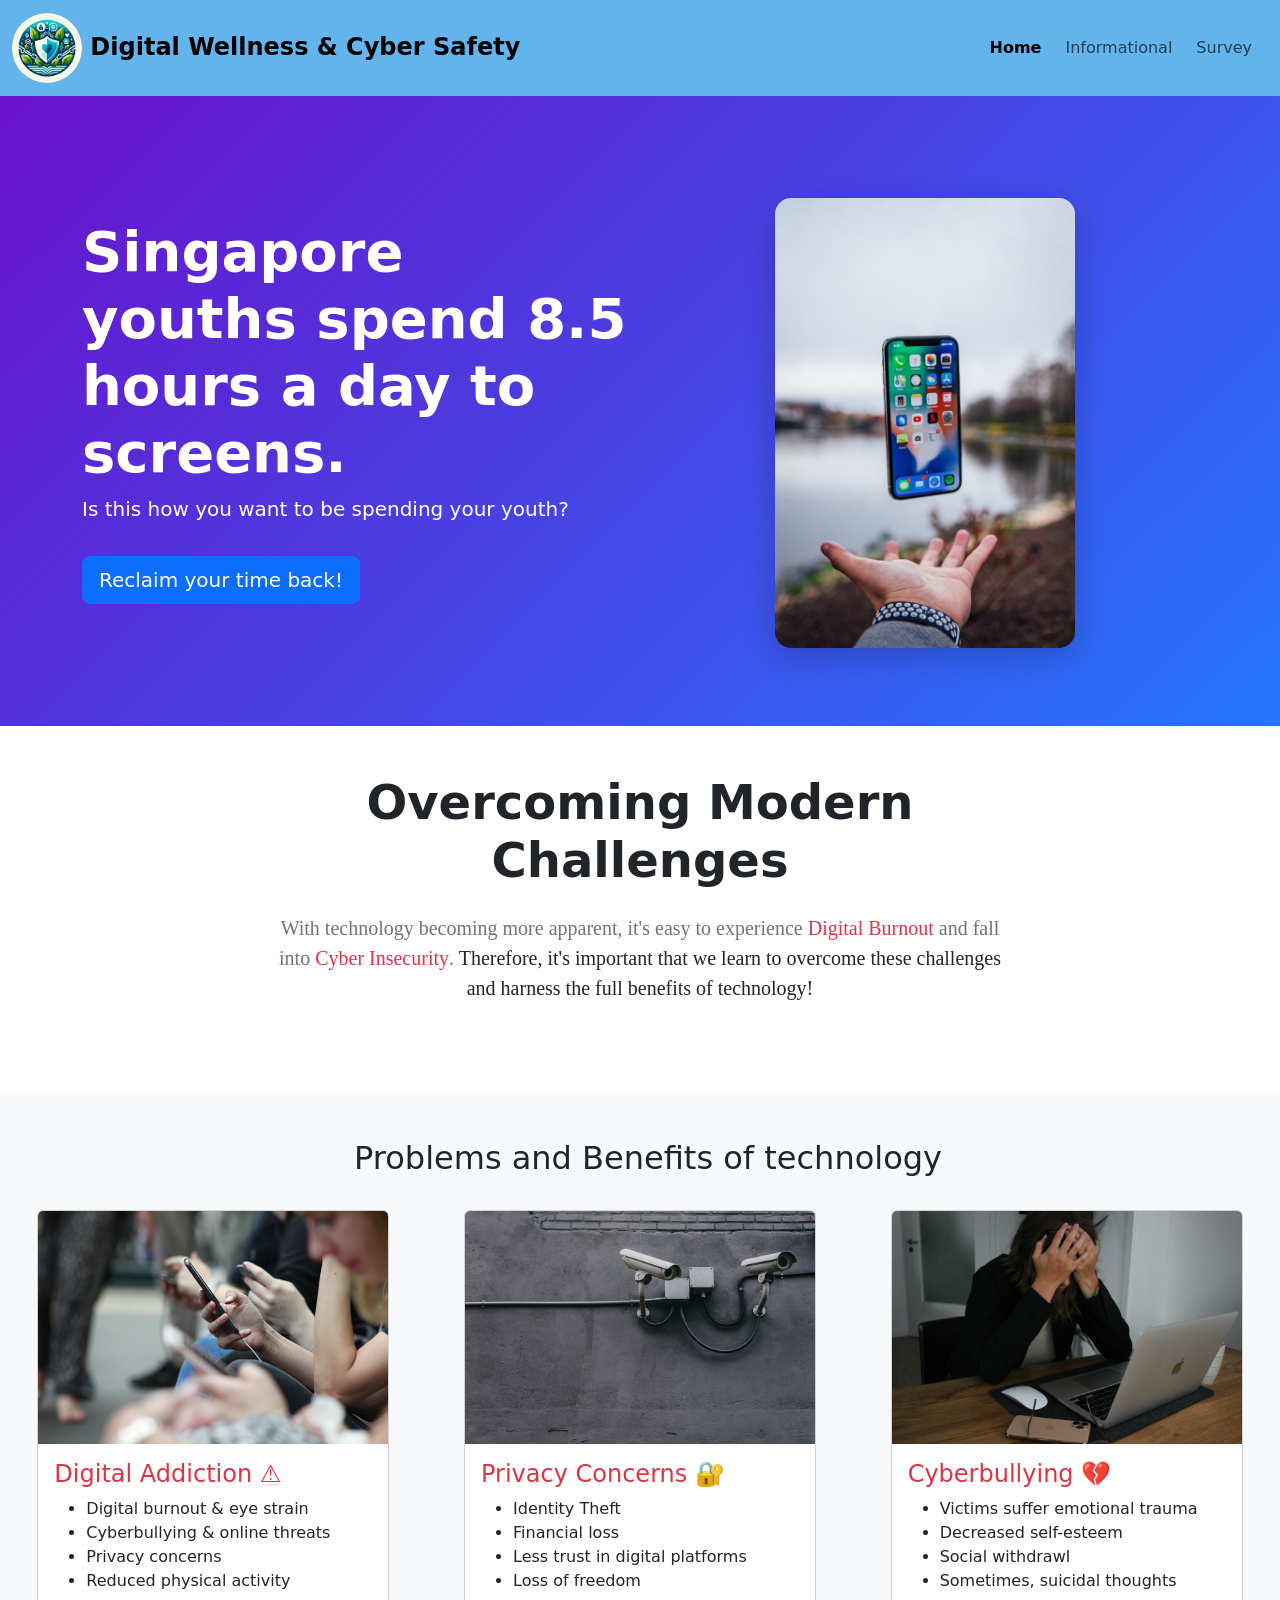
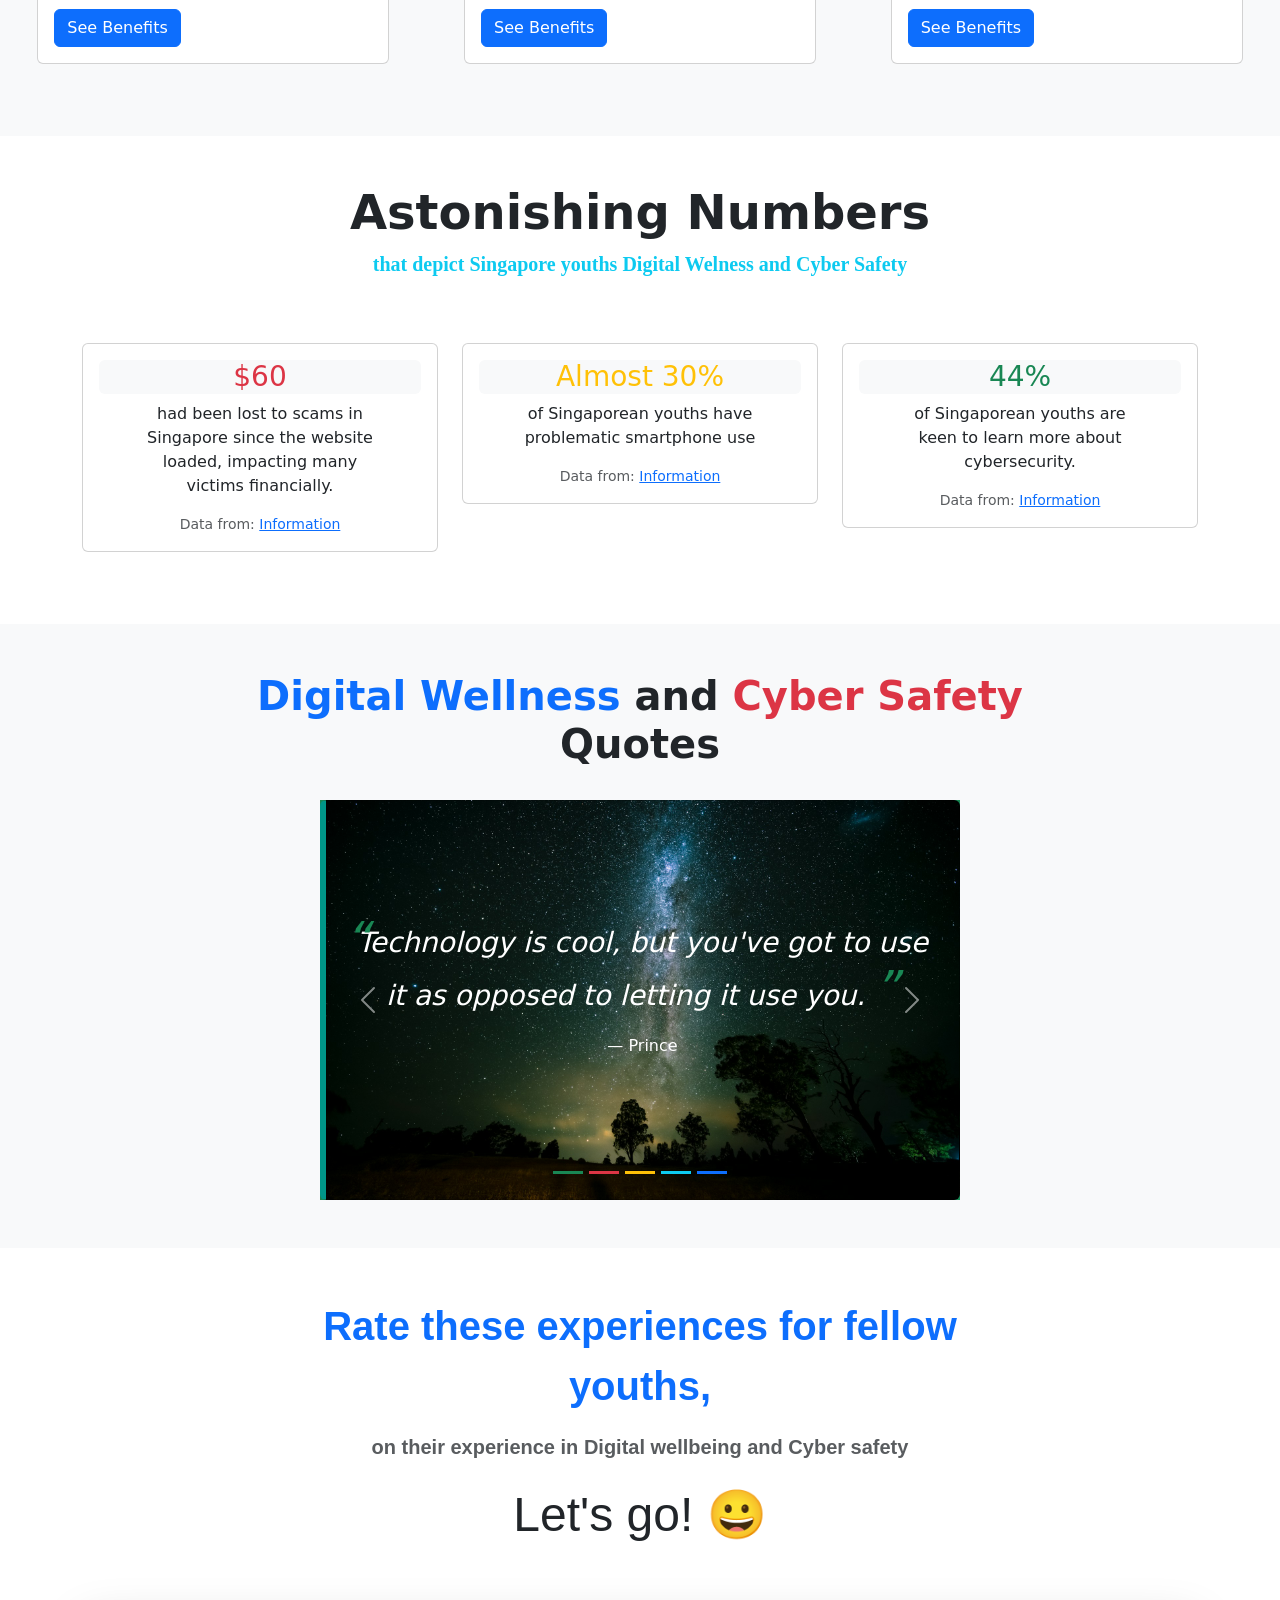
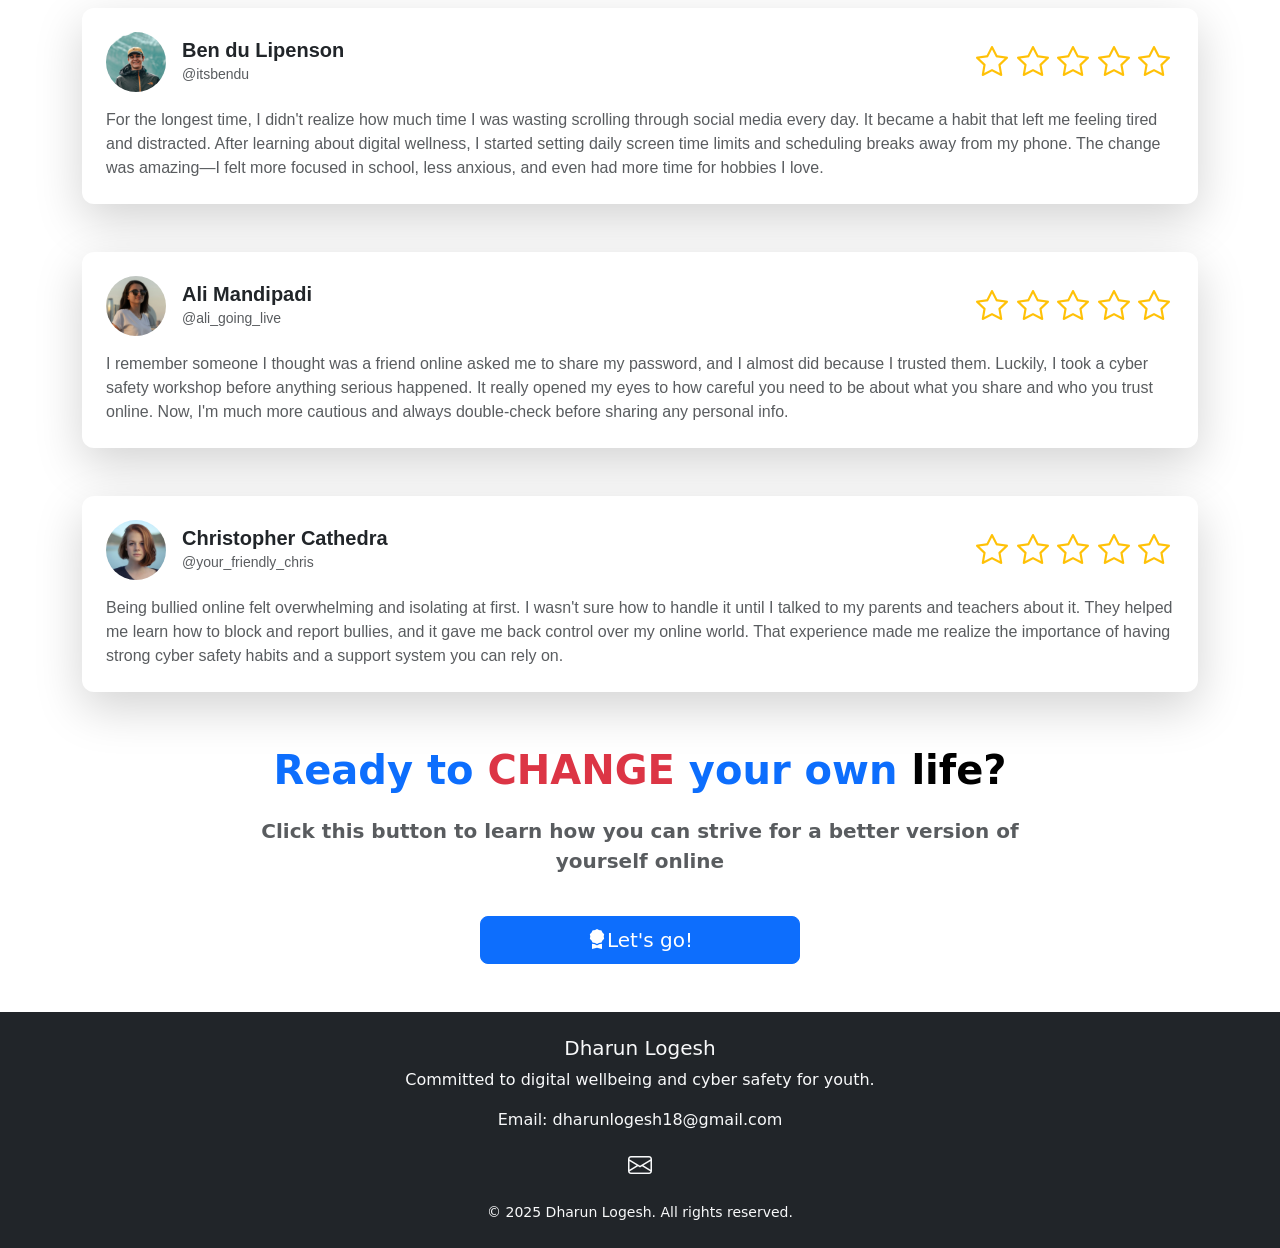
<file: index.html>
<!DOCTYPE html>
<html lang="en">
<head>
    <meta charset="UTF-8">
    <meta name="viewport" content="width=device-width, initial-scale=1.0">
    <title>Digital Wellness & Cyber Safety</title>
    
    <!-- comp css -->
    <link href="https://cdn.jsdelivr.net/npm/bootstrap@5.3.3/dist/css/bootstrap.min.css" rel="stylesheet">

    <!-- bootstrap icons -->
    <link href="https://cdn.jsdelivr.net/npm/bootstrap-icons@1.10.5/font/bootstrap-icons.css" rel="stylesheet">

    <!-- comp js -->
    <script src="https://cdn.jsdelivr.net/npm/bootstrap@5.3.3/dist/js/bootstrap.bundle.min.js"></script>
    <link rel="stylesheet" href="../styles.css">



</head>
<body>
  <!-- Navbar -->
  <nav class="navbar navbar-expand-lg sticky-top" style="background-color: #63B3ED;">
    <div class="container-fluid">
      <a class="navbar-brand">
        <img src="../imgs/logo.jpg" alt="Cyber Safety & Digital Wellness Image" class="rounded-circle" width="70">
        Digital Wellness & Cyber Safety 
      </a>
      <button class="navbar-toggler" type="button" data-bs-toggle="collapse" data-bs-target="#navbarNavAltMarkup" aria-controls="navbarNavAltMarkup" aria-expanded="false" aria-label="Toggle navigation">
        <span class="navbar-toggler-icon"></span>
      </button>
      <div class="collapse navbar-collapse justify-content-end" id="navbarNavAltMarkup"> <!-- flexbox when expanded, block when compressed -->
        <div class="navbar-nav">
          <a class="nav-link active me-2" aria-current="page" href="index.html"><b>Home</b></a>
          <a class="nav-link me-2" href="info.html">Informational</a>
          <a class="nav-link me-2" href="form.html">Survey</a>
        </div>
      </div>
    </div>
  </nav>
  <!-- Hero Section -->
  <section class="hero-section d-flex align-items-center"> <!-- https://www.channelnewsasia.com/singapore/screen-time-devices-survey-teens-spend-daily-stress-4908281 -->
      <div class="container">
          <div class="row align-items-center">
              <div class="col-md-6 text-center text-md-start">
                  <h1 class="display-4 fw-bold">Singapore youths spend 8.5 hours a day to screens.</h1>
                  <p class="lead">Is this how you want to be spending your youth?</p>
                  <button id="hero-btn" class="btn btn-primary btn-lg mt-3">Reclaim your time back!</button>
              </div>
              <div class="col-md-6 text-center"> <!-- centre img horizontally -->
                  <img src="../imgs/hero-img.jpg" alt="Hero Image" class="img-fluid hero-img mt-4" style="max-width: 55%;">
              </div>
          </div>
      </div>
  </section>
  <!-- Next section opener -->
  <section class="py-5 bg-white">
    <div class="container">
        <div class="row text-center mb-4">
            <div class="col-lg-8 mx-auto">
                <h2 class="display-5 fw-bold">Overcoming Modern Challenges</h2>
                <p class="lead text-secondary pt-3" style="font-family: cursive">With technology becoming more apparent, it's easy to experience <strong class="text-danger">Digital Burnout</strong> and fall into <strong class="text-danger">Cyber Insecurity</strong>.
                <span class="text-dark">Therefore, it's important that we learn to overcome these challenges and harness the full benefits of technology!</span></p>
            </div>
        </div>
    </div>
  </section>
  
  <!-- Problems vs Benefits -->
  <section class="bg-light">
    <h2 class="pt-5 ms-3 text-center">Problems and Benefits of technology</h2>
    <div class="container-fluid py-4 d-flex align-items-center justify-content-center">
      <div class="row vw-100 justify-content-center">
        <div class="col-lg-4 col-md-6 d-flex justify-content-center mb-5">
          <div class="card shadow-md" style="width: 22rem;"> <!-- card 1 -->
            <img id="toggle-img-1" class="toggle-card-img card-img-top" src="../imgs/phone-addiction.jpg" alt="Card image">
            <div class="card-body">
              <h4 id="card-title-1" class="toggle-card-title card-title text-danger">Digital Addiction ⚠️</h4>
              <div id="card-content-1" class="toggle-card-content card-text">
                <ul>
                  <li>Digital burnout & eye strain</li>
                  <li>Cyberbullying & online threats</li>
                  <li>Privacy concerns</li>
                  <li>Reduced physical activity</li>
                </ul>
              </div>
              <button id="toggle-button-1" class="toggle-card-btn btn btn-primary">See Benefits</button>
            </div>
          </div>
        </div>
        <div class="col-lg-4 col-md-6 d-flex justify-content-center mb-5"> 
          <div class="card shadow-md" style="width: 22rem;"> <!-- Card 2 -->
            <img id="toggle-img-2" class="toggle-card-img card-img-top" src="../imgs/privacy.jpg" alt="Card image">
            <div class="card-body">
              <h4 id="card-title-2" class="toggle-card-title card-title text-danger">Privacy Concerns 🔐</h4>
              <div id="card-content-2" class="toggle-card-content card-text">
                <ul>
                  <li>Identity Theft</li>
                  <li>Financial loss</li>
                  <li>Less trust in digital platforms</li>
                  <li>Loss of freedom</li>
                </ul>
              </div>
              <button id="toggle-button-2" class="toggle-card-btn btn btn-primary">See Benefits</button>
            </div>
          </div>
        </div>
        <div class="col-lg-4 col-md-6 d-flex justify-content-center mb-5">
          <div class="card shadow-md" style="width: 22rem;"> <!-- Card 3 -->
            <img id="toggle-img-3" class="toggle-card-img card-img-top" src="../imgs/cyberbullying.jpg" alt="Card image">
            <div class="card-body">
              <h4 id="card-title-3" class="toggle-card-title card-title text-danger">Cyberbullying 💔</h4>
              <div id="card-content-3" class="toggle-card-content card-text">
                <ul>
                  <li>Victims suffer emotional trauma</li>
                  <li>Decreased self-esteem</li>
                  <li>Social withdrawl</li>
                  <li>Sometimes, suicidal thoughts</li>
                </ul>
              </div>
              <button id="toggle-button-3" class="toggle-card-btn btn btn-primary">See Benefits</button>
            </div>
          </div>
        </div>  
      </div>
    </div>
  </section>
  <!-- Statistics by numbers -->
  <section class="statistics-section py-5">
    <div class="container">
      <div class="row text-center mb-5">
        <div class="col-lg-8 mx-auto">
          <h2 class="display-5 fw-bold">Astonishing Numbers</h2>
          <p class="lead text-info fw-bold" style="font-family: cursive;">that depict Singapore youths Digital Welness and Cyber Safety</p>
        </div>
      </div>
      <div class="row">
        <div class="col-md-4 mb-4">
          <div class="card text-center p-3">
            <h3 class="text-danger bg-light rounded" id="increasecounter1">0</h3> <!-- https://www.scamshield.gov.sg/files/Scams%20and%20Cybercrime%20Briefs/2024_annual_scams_and_cybercrime_brief.pdf -->
            <p class="w-75 mx-auto text-center">had been lost to scams in Singapore since the website loaded, impacting many victims financially.</p>
            <small class="text-muted">Data from: <a href="https://www.scamshield.gov.sg/files/Scams%20and%20Cybercrime%20Briefs/2024_annual_scams_and_cybercrime_brief.pdf">Information</a></small>
          </div>
        </div>
        <div class="col-md-4 mb-4">
          <div class="card text-center p-3">
            <h3 class="text-warning bg-light rounded" id="increasecounter2">50</h3>
            <p class="w-75 mx-auto text-center">of Singaporean youths have problematic smartphone use</p> <!-- https://www.straitstimes.com/singapore/health/young-and-troubled-more-teens-in-singapore-getting-hooked-on-digital-devices-and-seeking-help? -->
            <small class="text-muted">Data from: <a href="https://www.straitstimes.com/singapore/health/young-and-troubled-more-teens-in-singapore-getting-hooked-on-digital-devices-and-seeking-help?">Information</a></small>
          </div>
        </div>
        <div class="col-md-4 mb-4">
          <div class="card text-center p-3">
            <h3 class="text-success bg-light rounded" id="increasecounter3">67</h3>
            <p class="w-75 mx-auto text-center">of Singaporean youths are keen to learn more about cybersecurity.</p> <!-- https://www.csa.gov.sg/news-events/press-releases/csa-releases-key-findings-from-first-cybersecurity-public-awareness-survey? -->
            <small class="text-muted">Data from: <a href="https://www.csa.gov.sg/news-events/press-releases/csa-releases-key-findings-from-first-cybersecurity-public-awareness-survey?">Information</a></small>
          </div>
        </div>
      </div>
    </div>
  </section>
  
  <!-- Carousel --> <!-- adapted from https://www.w3schools.com/bootstrap5/tryit.asp?filename=trybs_carousel -->
  <section class="bg-light py-5">
    <div class="row text-center mb-4">
        <div class="col-lg-8 mx-auto">
            <h2 class="fs-1 fw-bold">
              <span class="text-primary">Digital Wellness</span> and <span class="text-danger">Cyber Safety</span> Quotes
            </h2>
        </div>
    </div>
    
    <div id="demo" class="carousel slide w-50 mx-auto bg-success" data-bs-ride="carousel">

      <!-- Indicators/dots -->
      <div class="carousel-indicators">
        <button type="button" data-bs-target="#demo" data-bs-slide-to="0" class="active bg-success"></button>
        <button type="button" data-bs-target="#demo" data-bs-slide-to="1" class="active bg-danger"></button>
        <button type="button" data-bs-target="#demo" data-bs-slide-to="2" class="active bg-warning"></button>
        <button type="button" data-bs-target="#demo" data-bs-slide-to="3" class="active bg-info"></button>
        <button type="button" data-bs-target="#demo" data-bs-slide-to="4" class="active bg-primary"></button>
      </div>
      
      <!-- The slideshow/carousel -->
      <div class="carousel-inner">
        <div class="carousel-item active"><!-- 1 -->
          <div class="card d-flex justify-content-center align-items-center text-center bg-opacity" style="height: 400px; background-image: url('../imgs/quote-1.jpg'); background-size: cover; background-position: center; background-color: rgba(255, 248, 225, 0.25); border-left: 6px solid #009688;">
            <div class="quote px-4">
              <h3 class="mb-3 text-white" style="font-size: 1.75rem; font-style: italic; position: relative;">
                <span class="text-success" style="font-size: 3rem; position: absolute; left: -5px; top: -15px;">“</span>
                Technology is cool, but you've got to use it as opposed to letting it use you.
                <span class ="text-success" style="font-size: 3rem;">”</span>
              </h3>
              <p class="text-white">— Prince</p>
            </div>
          </div>
        </div>

        <div class="carousel-item"><!-- 2 -->
          <div class="card d-flex justify-content-center align-items-center text-center bg-opacity" style="height: 400px; background-image: url('../imgs/quote-2.jpg'); background-size: cover; background-position: center; background-color: rgba(255, 248, 225, 0.25); border-left: 6px solid #d83208;">
            <div class="quote px-4">
              <h3 class="mb-3 text-white" style="font-size: 1.75rem; font-style: italic; position: relative;">
                <span class="text-danger" style="font-size: 3rem; position: absolute; left: -5px; top: -15px;">“</span>
                Cybersecurity is not just about protecting your devices. It's about protecting yourself.
                <span class="text-danger" style="font-size: 3rem; color: #009688;">”</span>
              </h3>
              <p class="text-white">— Anonymous</p>
            </div>
          </div>
        </div>

        <div class="carousel-item"><!-- 3 -->
          <div class="card d-flex justify-content-center align-items-center text-center bg-opacity" style="height: 400px; background-image: url('../imgs/quote-3.jpg'); background-size: cover; background-position: center; background-color: rgba(255, 248, 225, 0.25); border-left: 6px solid #f7f306;">
            <div class="quote px-4">
              <h3 class="mb-3 text-white" style="font-size: 1.75rem; font-style: italic; position: relative;">
                <span class="text-warning" style="font-size: 3rem; position: absolute; left: -5px; top: -15px;">“</span>
                Take care of your digital self, so that your real self can thrive.
                <span class="text-warning" style="font-size: 3rem;">”</span>
              </h3>
              <p class="text-white">— Alexandra Samuel</p>
            </div>
          </div>
        </div>

        <div class="carousel-item"><!-- 4 -->
          <div class="card d-flex justify-content-center align-items-center text-center bg-opacity" style="height: 400px; background-image: url('../imgs/quote-4.jpg'); background-size: cover; background-position: center; background-color: rgba(255, 248, 225, 0.25); border-left: 6px solid #05a7d4;">
            <div class="quote px-4">
              <h3 class="mb-3 text-white" style="font-size: 1.75rem; font-style: italic; position: relative;">
                <span class="text-info" style="font-size: 3rem; position: absolute; left: -5px; top: -15px;">“</span>
                Privacy - like eating and breathing - is one of life's basic requirements.
                <span class="text-info" style="font-size: 3rem;">”</span>
              </h3>
              <p class="text-white">— Katherine Neville</p>
            </div>
          </div>
        </div>
        

        <div class="carousel-item"><!-- 5 -->
          <div class="card d-flex justify-content-center align-items-center text-center bg-opacity" style="height: 400px; background-image: url('../imgs/quote-5.jpg'); background-size: cover; background-position: center; background-color: rgba(255, 248, 225, 0.25); border-left: 6px solid #1c04d4;">
            <div class="quote px-4">
              <h3 class="mb-3 text-white" style="font-size: 1.75rem; font-style: italic; position: relative;">
                <span class="text-primary" style="font-size: 3rem; position: absolute; left: -5px; top: -15px;">“</span>
                We need to learn to use technology in a way that promotes mindfulness and balance, rather than mindlessness and addiction.
                <span class="text-primary" style="font-size: 3rem;">”</span>
              </h3>
              <p class="text-white">— Arianna Huffington</p>
            </div>
          </div>
        </div>
      </div>

      <!-- Controls -->
      <button class="carousel-control-prev" type="button" data-bs-target="#demo" data-bs-slide="prev">
        <span class="carousel-control-prev-icon"></span>
      </button>
      <button class="carousel-control-next" type="button" data-bs-target="#demo" data-bs-slide="next">
        <span class="carousel-control-next-icon"></span>
      </button>
    </div>
  </section>

<!-- Review cards -->
  <section class="bg-white">
  <div class="reviews container py-5">

    <div class="row text-center mb-4">
        <div class="col-lg-8 mx-auto">
            <div class="fs-1 fw-bold">
              <p class="text-primary">Rate these experiences for fellow youths,</p>
              <p class="fs-5 text-muted">on their experience in Digital wellbeing and Cyber safety</p>
              <p class="display-5 mt-4">Let's go! 😀</p>
            </div>
        </div>
    </div>

    <div class="card p-4 shadow-lg testimonial-card mt-5">
      <div class="d-flex align-items-center mb-3">
        <img src="../imgs/profile-photo-1.jpg" alt="Profile Picture" class="rounded-circle me-3" width="60" height="60" style="overflow: hidden; object-fit: cover;">
        <div>
          <h5 class="mb-0 fw-bold">Ben du Lipenson</h5>
          <small class="text-muted">@itsbendu</small>
        </div>
        <div class="ms-auto star-rating text-warning">
          <span class="bi bi-star me-1 fs-2"></span>
          <span class="bi bi-star me-1 fs-2"></span>
          <span class="bi bi-star me-1 fs-2"></span>
          <span class="bi bi-star me-1 fs-2"></span>
          <span class="bi bi-star me-1 fs-2"></span>
        </div>
      </div>
      <p class="mb-0 text-muted">
        For the longest time, I didn't realize how much time I was wasting scrolling through social media every day. It became a habit that left me feeling tired and distracted. After learning about digital wellness, I started setting daily screen time limits and scheduling breaks away from my phone. The change was amazing—I felt more focused in school, less anxious, and even had more time for hobbies I love.
      </p>
    </div>

    <div class="card p-4 shadow-lg testimonial-card mt-5">
      <div class="d-flex align-items-center mb-3">
        <img src="../imgs/profile-photo-2.jpg" alt="Profile Picture" class="rounded-circle me-3" width="60" height="60" style="overflow: hidden; object-fit: cover;">
        <div>
          <h5 class="mb-0 fw-bold">Ali Mandipadi</h5>
          <small class="text-muted">@ali_going_live</small>
        </div>
        <div class="ms-auto star-rating text-warning">
          <span class="bi bi-star me-1 fs-2"></span>
          <span class="bi bi-star me-1 fs-2"></span>
          <span class="bi bi-star me-1 fs-2"></span>
          <span class="bi bi-star me-1 fs-2"></span>
          <span class="bi bi-star me-1 fs-2"></span>
        </div>
      </div>
      <p class="mb-0 text-muted">
        I remember someone I thought was a friend online asked me to share my password, and I almost did because I trusted them. Luckily, I took a cyber safety workshop before anything serious happened. It really opened my eyes to how careful you need to be about what you share and who you trust online. Now, I'm much more cautious and always double-check before sharing any personal info.
      </p>
    </div>

    <div class="card p-4 shadow-lg testimonial-card mt-5">
      <div class="d-flex align-items-center mb-3">
        <img src="../imgs/profile-photo-3.jpg" alt="Profile Picture" class="rounded-circle me-3" width="60" height="60" style="overflow: hidden; object-fit: cover;">
        <div>
          <h5 class="mb-0 fw-bold">Christopher Cathedra</h5>
          <small class="text-muted">@your_friendly_chris</small>
        </div>
        <div class="ms-auto star-rating text-warning">
          <span class="bi bi-star me-1 fs-2"></span>
          <span class="bi bi-star me-1 fs-2"></span>
          <span class="bi bi-star me-1 fs-2"></span>
          <span class="bi bi-star me-1 fs-2"></span>
          <span class="bi bi-star me-1 fs-2"></span>
        </div>
      </div>
      <p class="mb-0 text-muted">
        Being bullied online felt overwhelming and isolating at first. I wasn't sure how to handle it until I talked to my parents and teachers about it. They helped me learn how to block and report bullies, and it gave me back control over my online world. That experience made me realize the importance of having strong cyber safety habits and a support system you can rely on.
      </p>
    </div>

  </div>
  </section>

  <div class="row text-center mb-4">
    <div class="col-lg-8 mx-auto">
      <div class="fs-1 fw-bold">
        <p class="text-primary">Ready to <span class="text-danger">CHANGE</span> your own <span class="text-black">life?</span></p>
        <p class="fs-5 text-muted">Click this button to learn how you can strive for a better version of yourself online</p>
      </div>
    </div>
  </div>

  <a href="info.html" class="btn btn-primary btn-lg mt-3 d-block w-25 mx-auto bi bi-award-fill text-white" style="text-decoration: none;">Let's go!</a>



<footer class="bg-dark text-light py-4 mt-5">
  <div class="container text-center">
    <h5>Dharun Logesh</h5>
    <p>Committed to digital wellbeing and cyber safety for youth.</p>
    <p>Email: <a href="dharunlogesh18@gmail.com" class="text-light text-decoration-none">dharunlogesh18@gmail.com</a></p>

    <div class="my-3">
      <a href="mailto:dharunlogesh18@gmail.com" class="text-light mx-2 fs-4" aria-label="Mail"><span class="bi bi-envelope"></span></a>
    </div>

    <small>&copy; 2025 Dharun Logesh. All rights reserved.</small>
  </div>
</footer>




  <!-- bootstrap js -->
  <script src="https://cdn.jsdelivr.net/npm/bootstrap@5.3.3/dist/js/bootstrap.bundle.min.js"></script>

  <!-- script js file -->
  <script src="../script.js"></script>


</body>
</html>
</file>
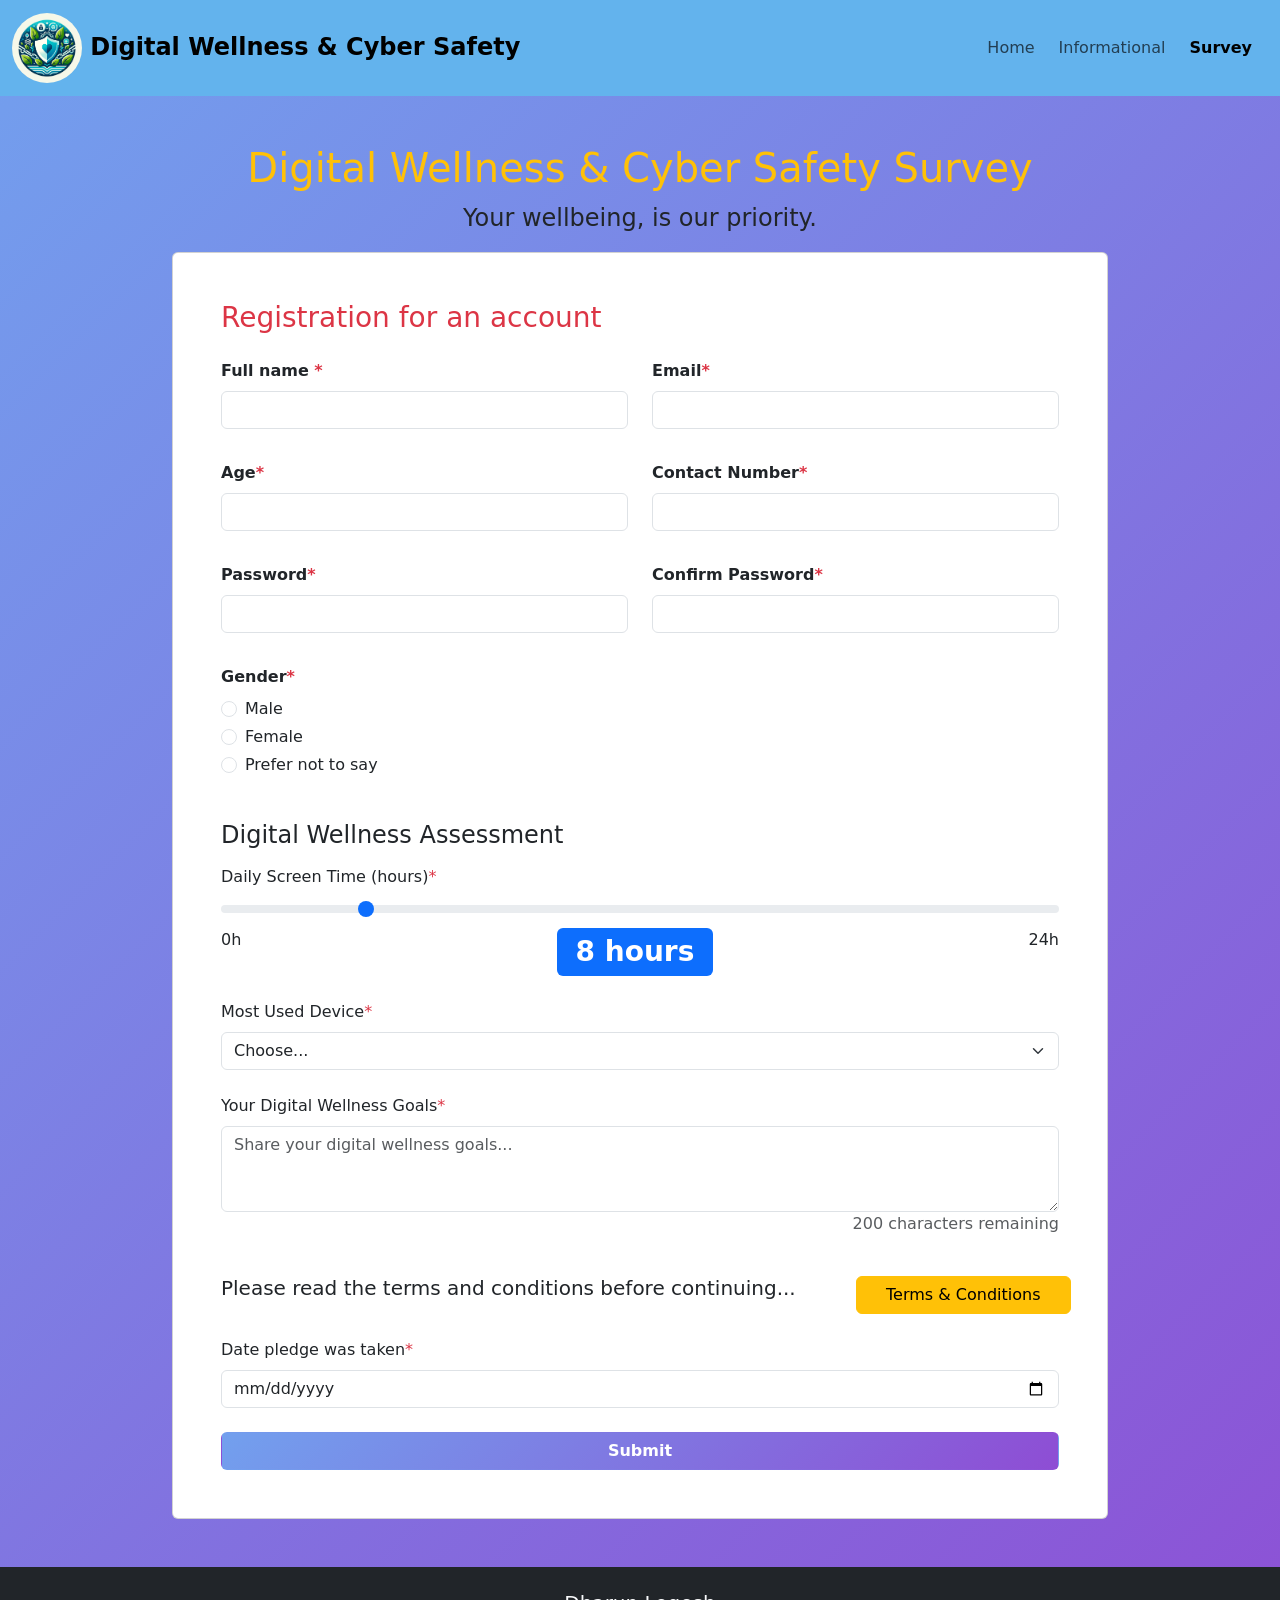
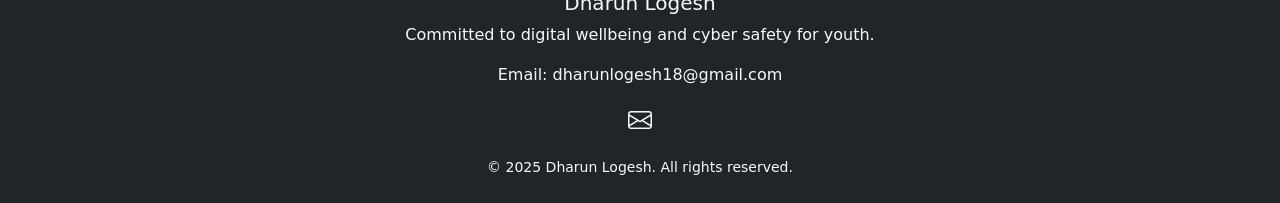
<file: form.html>
<!DOCTYPE html>
<html lang="en">
<head>
    <meta charset="UTF-8">
    <meta name="viewport" content="width=device-width, initial-scale=1.0">
    <title>Digital Wellness & Cyber Safety</title>
    <!-- comp css -->
    <link href="https://cdn.jsdelivr.net/npm/bootstrap@5.3.3/dist/css/bootstrap.min.css" rel="stylesheet">
    <link href="https://cdn.jsdelivr.net/npm/bootstrap-icons@1.10.5/font/bootstrap-icons.css" rel="stylesheet">

    <link rel="stylesheet" href="../styles.css">
</head>
<body style="background: linear-gradient(135deg,  #72a0ee 0%, #8e4dd4 100%)">
  <!-- Navbar -->
  <nav class="navbar navbar-expand-lg sticky-top" style="background-color: #63B3ED;">
    <div class="container-fluid">
      <a class="navbar-brand">
        <img src="../imgs/logo.jpg" alt="Cyber Safety & Digital Wellness Image" class="rounded-circle" width="70">
        Digital Wellness & Cyber Safety 
      </a>
      <button class="navbar-toggler" type="button" data-bs-toggle="collapse" data-bs-target="#navbarNavAltMarkup" aria-controls="navbarNavAltMarkup" aria-expanded="false" aria-label="Toggle navigation">
        <span class="navbar-toggler-icon"></span>
      </button>
      <div class="collapse navbar-collapse justify-content-end" id="navbarNavAltMarkup"> <!-- flexbox when expanded, block when compressed -->
        <div class="navbar-nav">
          <a class="nav-link me-2" aria-current="page" href="index.html">Home</a>
          <a class="nav-link me-2" href="info.html">Informational</a>
          <a class="nav-link active me-2" href="form.html"><b>Survey</b></a>
        </div>
      </div>
    </div>
  </nav>
  <main>
    <h1 class="text-center text-warning mt-5">Digital Wellness & Cyber Safety Survey</h1>
    <p class="fs-4 text-center text-dark">Your wellbeing, is our priority.</p>

    <div class="container w-75 mx-auto">
      <div class="card">
        <form class="p-5">
          <!-- name section -->
          <section class="mb-4">
            <h3 class="mb-4 text-danger">Registration for an account</h3>
            <section class="row">
              <div class="mb-3 col-md-6">
                <label for="name" class="form-label fw-semibold">Full name <span class="text-danger">*</span></label>
                <input type="text" id="name" name="name" class="form-control" aria-required="true" required>
                <p id="name-error"> </p>
              </div>
              <!-- email -->
              <div class="mb-3 col-md-6">
                <label for="email" class="form-label fw-semibold">Email<span class="text-danger">*</span></label>
                <input type="email" id="email" name="email" class="form-control" aria-required="true" required>
                <p id="email-error"> </p>
              </div>
            </section>
            <!-- age -->
            <section class="row">
              <div class="mb-3 col-md-6">
                <label for="age" class="form-label fw-semibold">Age<span class="text-danger">*</span></label>
                <input type="number" id="age" name="age" class="form-control" aria-required="true" required>
                <p id="age-error"> </p>
              </div>
              <!-- contact no -->
              <div class="mb-3 col-md-6">
                <label for="phone_number" class="form-label fw-semibold">Contact Number<span class="text-danger">*</span></label>
                <input type="number" id="phone_number" name="phone_number" class="form-control" aria-required="true" required>
                <p id="contact-error"> </p>
              </div>
            </section>
            <!-- password -->
            <section class="row">
              <div class="mb-3 col-md-6">
                <label for="password" class="form-label fw-semibold">Password<span class="text-danger">*</span></label>
                <input type="password" id="password" name="password" class="form-control" aria-required="true" required>
                <p id="password-error"> </p>
              </div>
              <!-- confirm password -->
              <div class="mb-3 col-md-6">
                <label for="c_password" class="form-label fw-semibold">Confirm Password<span class="text-danger">*</span></label>
                <input type="password" id="c_password" name="c_password" class="form-control" aria-required="true" required>
                <p id="c_password-error"> </p>
              </div>
            </section>

            <!-- gender -->
            <label class="fw-semibold mb-2">Gender<span class="text-danger">*</span></label>
            <section class="row">
              <div class="mb-3">
                <div class="form-check col-md-4 mb-1">
                  <input class="form-check-input" type="radio" name="gender" id="male" value="male" required>
                  <label class="form-check-label" for="male">Male</label>
                </div>
                <div class="form-check col-md-4 mb-1">
                  <input class="form-check-input" type="radio" name="gender" id="female" value="female" required>
                  <label class="form-check-label" for="female">Female</label>
                </div>
                <div class="form-check col-md-4 mb-1">
                  <input class="form-check-input" type="radio" name="gender" id="pnts" value="pnts" required>
                  <label class="form-check-label" for="pnts">Prefer not to say</label>
                </div>
              </div>
            </section>
          </section>
          
          <section>
            <h4 class="mb-3">Digital Wellness Assessment</h4>
            
            <!-- slider -->
            <div class="mb-4">
              <div>
                <label for="sliderrange" class="form-label">Daily Screen Time (hours)<span class="text-danger">*</span></label>
                <input type="range" min="0" max="24" value="4" step="0.5" class="form-range" id="sliderrange">
              </div>
              <div class="d-flex justify-content-between">
                <p>0h</p>
                <span id="hours" class="fs-3 badge bg-primary">8 hours</span>
                <p>24h</p>
              </div>
            </div>

            <!-- dropdown -->
            <div class="mb-4">
              <label for="devices" class="form-label">Most Used Device<span class="text-danger">*</span></label>
              <select class="form-select" id="devices" data-live-search="true" required>
                  <option value="" disabled selected>Choose...</option>
                  <option value="smartphone">Smartphone</option>
                  <option value="tablet">Tablet</option>
                  <option value="laptop">Laptop</option>
                  <option value="desktop">Desktop</option>
              </select>
            </div>

            <!-- char limit -->
            <div class="mb-4">
              <label for="goals" class="form-label">Your Digital Wellness Goals<span class="text-danger">*</span></label>
              <textarea class="form-control" id="goals" rows="3" maxlength="200" placeholder="Share your digital wellness goals..."></textarea>
              <div class="d-flex justify-content-end">
                <p id="char" class="text-muted">200 characters remaining</p>
              </div>
            </div>

            <div class="mb-4"><!-- modal inspired and adapted from  https://getbootstrap.com/docs/5.0/components/modal/ -->
              <!-- Button trigger modal -->
              <div class="row">
                <h5 class="col-md-9">Please read the terms and conditions before continuing...</h5>
                <button type="button" class="btn btn-warning col-md-3" data-bs-toggle="modal" data-bs-target="#exampleModal">
                  Terms & Conditions
                </button>
              </div>
              <p id="t-c_error"></p>

              <!-- modal -->
              <div class="modal fade" id="exampleModal" tabindex="-1" aria-labelledby="exampleModalLabel" aria-hidden="true">
                <div class="modal-dialog">
                  <div class="modal-content">
                    <div class="modal-header">
                      <h5 class="modal-title" id="exampleModalLabel">Cyber Safety & Digital Wellness Pledge</h5>
                      <button type="button" class="btn-close" data-bs-dismiss="modal" aria-label="Close"></button>
                    </div>
                    <div class="modal-body">
                      <p><strong>You are about to take the cyber pledge and the digital pledge. Once you take this pledge, you are to follow it by heart throughout your life, practising these habits whenever possible.</strong></p>
                      <div>
                        <p class="fw-semibold text-primary">Digital Wellness Pledge</p>
                        <p>I, as a member of society, from now onwards, will follow Digital Wellness practises whenever possible. I will prioritize my helth over any digital satisfaction and take care of my own self. I will not let technology limit my capabilities and i will not fall victim to addiction of technology. I will do my best effort to educate others on the benefits of technology and promote change in other like minded youths who are stuggling to change for the better.</p>
                      </div>
                      <div>
                        <p class="fw-semibold text-danger">Cyber Safety Pledge</p>
                        <p>As a youth in the 21st Century, I understand that I have the power to be able to do limitless things with my devices. However, I promise to adhere to safety practises when being online to protect myself and my loved ones. I will always prioritise safety over any convinience, and report any potential digital attacks and events that potentially risk the digital safety of me and others. I also hereby state that I will strive to educate others with knowledge about digital safety to keep Singaporeans safe in this digital day and age.</p>
                      </div>
                    </div>
                    <div class="modal-footer">
                      <button id="t-c" type="button" class="btn btn-success">I agree</button>
                    </div>
                  </div>
                </div>
              </div>
            </div>

            <!-- Date of pledge -->
            <div class="mb-4">
              <label for="date" class="form-label" >Date pledge was taken<span class="text-danger">*</span></label>
              <input type="date" id="date" class="form-control" name="date" required>
              <p id="error-date"> </p>
            </div>

          </section>
          <button id="final-submit" type="submit" class="btn w-100 fw-semibold text-white" style="background: linear-gradient(135deg,  #72a0ee 0%, #8e4dd4 100%)">Submit</button>
          <p id="submitMessage" style="color: green; display: none;">Submitted successfully!</p>
        </form>
      </div>
    </div>  

  </main>
  <footer class="bg-dark text-light py-4 mt-5">
  <div class="container text-center">
    <h5>Dharun Logesh</h5>
    <p>Committed to digital wellbeing and cyber safety for youth.</p>
    <p>Email: <a href="dharunlogesh18@gmail.com" class="text-light text-decoration-none">dharunlogesh18@gmail.com</a></p>

    <div class="my-3">
      <a href="mailto:dharunlogesh18@gmail.com" class="text-light mx-2 fs-4" aria-label="Mail"><span class="bi bi-envelope"></span></a>
    </div>

    <small>&copy; 2025 Dharun Logesh. All rights reserved.</small>
  </div>
  </footer>

  <!-- bootstrap js -->
  <script src="https://cdn.jsdelivr.net/npm/bootstrap@5.3.3/dist/js/bootstrap.bundle.min.js"></script>

  <!-- script js -->
  <script src="../script.js"></script>


</body>
</html>
</file>
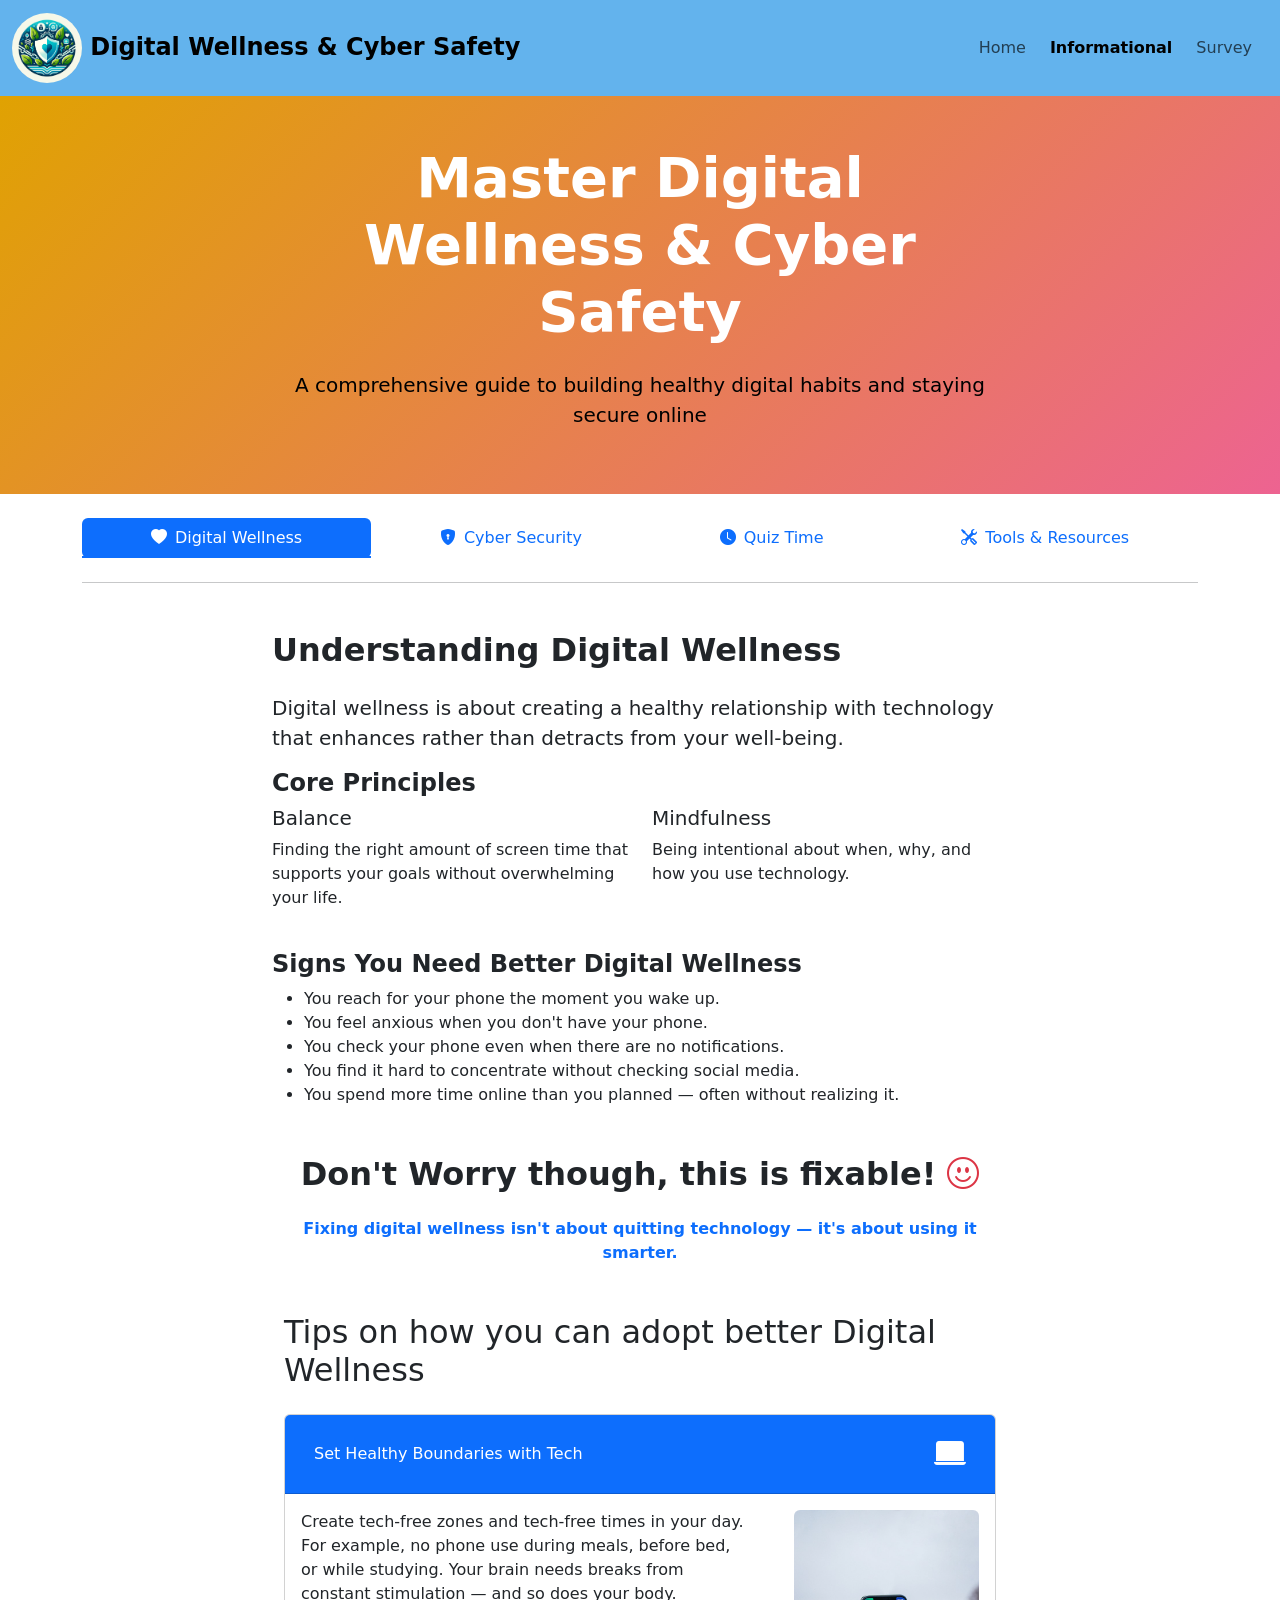
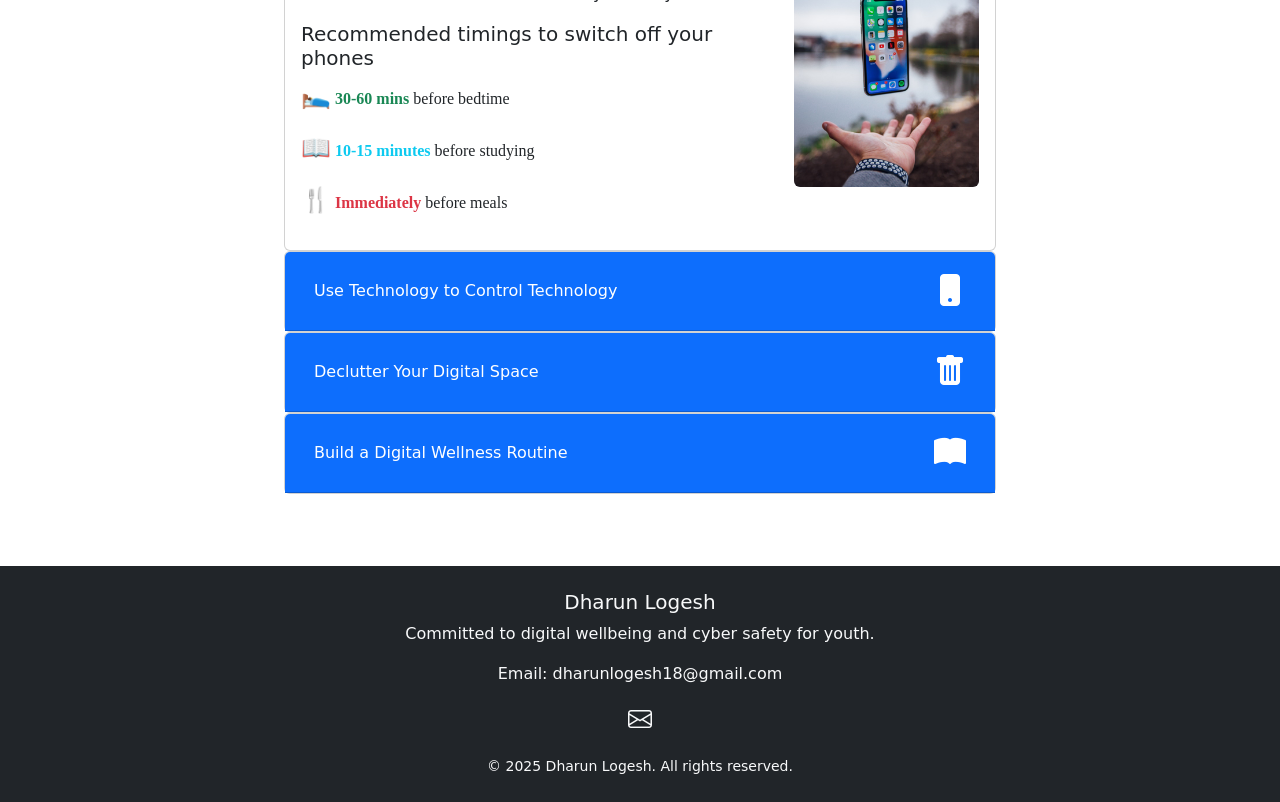
<file: info.html>
<!DOCTYPE html>
<html lang="en">
<head>
    <meta charset="UTF-8">
    <meta name="viewport" content="width=device-width, initial-scale=1.0">
    <title>Digital Wellness & Cyber Safety</title>
    
    <!-- css -->
    <link href="https://cdn.jsdelivr.net/npm/bootstrap@5.3.3/dist/css/bootstrap.min.css" rel="stylesheet">
    <link href="https://cdn.jsdelivr.net/npm/bootstrap-icons@1.10.5/font/bootstrap-icons.css" rel="stylesheet">
    <link href="../styles.css" rel="stylesheet">
</head>
<body>
    <!-- Navbar -->
    <nav class="navbar navbar-expand-lg sticky-top" style="background-color: #63B3ED;">
    <div class="container-fluid">
    <a class="navbar-brand">
        <img src="../imgs/logo.jpg" alt="Cyber Safety & Digital Wellness Image" class="rounded-circle" width="70">
        Digital Wellness & Cyber Safety 
    </a>
    <button class="navbar-toggler" type="button" data-bs-toggle="collapse" data-bs-target="#navbarNavAltMarkup" aria-controls="navbarNavAltMarkup" aria-expanded="false" aria-label="Toggle navigation">
        <span class="navbar-toggler-icon"></span>
    </button>
    <div class="collapse navbar-collapse justify-content-end" id="navbarNavAltMarkup"> <!-- flexbox when expanded, block when compressed -->
        <div class="navbar-nav">
        <a class="nav-link me-2" aria-current="page" href="index.html">Home</a>
        <a class="nav-link active me-2" href="info.html"><b>Informational</b></a>
        <a class="nav-link me-2" href="form.html">Survey</a>
        </div>
    </div>
    </div>
    </nav>
    <!-- Main Content -->
    <main>
        <!-- Hero Section -->
        <header class="bg-gradient-info text-white py-5" style="min-height: 40vh; display: flex; align-items: center; background: linear-gradient(135deg, #e0a202, #ed6391); ">
            <div class="container">
            <div class="row align-items-center">
                <div class="col-lg-8 mx-auto text-center">
                <h1 class="display-4 fw-bold mb-4 ">Master Digital Wellness & Cyber Safety</h1>
                <p class="text-black fs-5">A comprehensive guide to building healthy digital habits and staying secure online</p>
                </div>
            </div>
            </div>
        </header>

        <!-- Content Tabs Section -->
        <!-- MEGA CONTENT SECTION!!! --> <!-- adapted code from https://getbootstrap.com/docs/5.0/components/navs-tabs/ -->
        <section class="py-4">
            <div class="container">
                <!-- Bootstrap Tabs Component -->
                <ul class="nav nav-pills nav-fill mb-4" id="contentTabs" role="tablist">
                    <li class="nav-item" role="presentation">
                        <button class="nav-link active" id="wellness-tab" data-bs-toggle="pill" data-bs-target="#wellness" type="button" role="tab">
                            <span class="bi bi-heart-fill me-2"></span>Digital Wellness
                        </button>
                    </li>
                    <li class="nav-item" role="presentation">
                        <button class="nav-link" id="security-tab" data-bs-toggle="pill" data-bs-target="#security" type="button" role="tab">
                            <span class="bi bi-shield-lock-fill me-2"></span>Cyber Security
                        </button>
                    </li>
                    <li class="nav-item" role="presentation">
                        <button class="nav-link" id="quiz-tab" data-bs-toggle="pill" data-bs-target="#quiz" type="button" role="tab">
                            <span class="bi bi-clock-fill me-2"></span>Quiz Time
                        </button>
                    </li>
                    <li class="nav-item" role="presentation">
                        <button class="nav-link" id="tools-tab" data-bs-toggle="pill" data-bs-target="#tools" type="button" role="tab">
                            <span class="bi bi-tools me-2"></span>Tools & Resources
                        </button>
                    </li>
                </ul>
            <hr>
                <div class="tab-content mt-5" id="contentTabsContent">
                    <!-- Digital Wellness Tab -->
                    <div class="tab-pane fade show active" id="wellness" role="tabpanel" aria-labelledby="wellness-tab">
                        <div class="row">
                            <div class="col-lg-8 mx-auto">
                                <h2 class="fw-bold mb-4">Understanding Digital Wellness</h2>
                                <p class="lead">Digital wellness is about creating a healthy relationship with technology that enhances rather than detracts from your well-being.</p>
                                
                                <div class="wellness-content">
                                    <h4 class="fw-semibold">Core Principles</h4>
                                    <div class="row g-4 mb-4">
                                        <div class="col-md-6">
                                            <div class="principle-card">
                                                <div class="principle-icon">
                                                    <span class="fas fa-balance-scale"></span>
                                                </div>
                                                <h5>Balance</h5>
                                                <p>Finding the right amount of screen time that supports your goals without overwhelming your life.</p>
                                            </div>
                                        </div>
                                        <div class="col-md-6">
                                            <div class="principle-card">
                                                <div class="principle-icon">
                                                    <span class="fas fa-mindfulness"></span>
                                                </div>
                                                <h5>Mindfulness</h5>
                                                <p>Being intentional about when, why, and how you use technology.</p>
                                            </div>
                                        </div>
                                    </div>
                                    <h4 class="fw-semibold">Signs You Need Better Digital Wellness</h4>
                                    <ul>
                                        <li>You reach for your phone the moment you wake up.</li>
                                        <li>You feel anxious when you don't have your phone.</li>
                                        <li>You check your phone even when there are no notifications.</li>
                                        <li>You find it hard to concentrate without checking social media.</li>
                                        <li>You spend more time online than you planned — often without realizing it.</li>
                                    </ul>
                                    <h2 class="fw-semibold text-center mt-5">Don't Worry though, this is fixable! <span class="bi bi-emoji-smile text-danger"></span></h2>
                                        <p class="fw-semibold mt-4 text-center text-primary">Fixing digital wellness isn't about quitting technology — it's about using it smarter.</p>

                                    <!--  -->
                                    <div class="container mt-5"> <!-- taken from https://www.w3schools.com/bootstrap5/tryit.asp?filename=trybs_collapsible_accordion&stacked=h -->
                                        <h2 class="mb-4">Tips on how you can adopt better Digital Wellness</h2>
                                        <div id="accordion">
                                            <div class="card">
                                                <div class="card-header bg-primary">
                                                    <a class="d-flex btn align-items-center text-white justify-content-between" data-bs-toggle="collapse" href="#collapseOne">
                                                    Set Healthy Boundaries with Tech <span class="fs-2 bi bi-laptop-fill"></span>
                                                    </a>
                                                </div>
                                                <div id="collapseOne" class="collapse show" data-bs-parent="#accordion">
                                                    <div class="card-body">
                                                        <div class="row text-center text-md-start align-items-start">
                                                            <div class="col-12 col-md-8">
                                                            <p>
                                                                Create tech-free zones and tech-free times in your day. For example, no phone use during meals, before bed, or while studying. Your brain needs breaks from constant stimulation — and so does your body.
                                                            </p>

                                                            <h5 class="mt-3 d-flex justify-content-center justify-content-md-start align-items-center">
                                                                Recommended timings to switch off your phones
                                                            </h5>

                                                            <p style="font-family: cursive;">
                                                                <span class="fs-4">🛌</span> <span class="text-success fw-bold">30-60 mins </span> before bedtime
                                                            </p>
                                                            <p style="font-family: cursive;">
                                                                <span class="fs-4">📖</span> <span class="text-info fw-bold">10-15 minutes </span> before studying
                                                            </p>
                                                            <p style="font-family: cursive;">
                                                                <span class="fs-4">🍴</span> <span class="text-danger fw-bold">Immediately </span> before meals
                                                            </p>
                                                            </div>
                                                            <div class="col-12 col-md-4 d-flex justify-content-center justify-content-md-end mt-3 mt-md-0">
                                                                <img class="rounded" src="../imgs/hero-img.jpg" alt="not fair" style="max-width: 185px;">
                                                            </div>
                                                        </div>
                                                    </div>
                                                </div>
                                            </div>
                                            <div class="card">
                                                <div class="card-header bg-primary">
                                                    <a class="collapsed d-flex btn align-items-center text-white justify-content-between" data-bs-toggle="collapse" href="#collapseTwo">
                                                    Use Technology to Control Technology <span class="fs-2 bi bi-phone-fill"></span>
                                                    </a>
                                                </div>
                                                <div id="collapseTwo" class="collapse" data-bs-parent="#accordion">
                                                    <div class="card-body">
                                                        <!--  -->
                                                        <div class="row align-items-center text-md-start">
                                                            <!-- Left Image -->
                                                            <div class="col-12 col-md-3 mb-3 mb-md-0 d-flex justify-content-center order-md-1 order-1">
                                                                <img class="img-fluid rounded" src="../imgs/apple_screen_time.jpg" alt="Left image" style="max-width: 150px;">
                                                            </div>

                                                            <!-- Center Text -->
                                                            <div class="col-12 col-md-6 mb-3 mb-md-0 text-center order-md-2 order-2">
                                                                <p class="">Try setting up screen time limits on your phone — it's a simple way to stay in control and cut down on mindless scrolling.</p>
                                                            </div>

                                                            <!-- Right Image -->
                                                            <div class="col-12 col-md-3 d-flex justify-content-center order-md-3 order-3 mb-3 mb-md-0">
                                                                <img class="img-fluid rounded" src="../imgs/android-screen-time.jpg" alt="Right image" style="max-width: 180px;">
                                                            </div>
                                                        </div>
                                                    </div>
                                                </div>
                                            </div>
                                            <div class="card">
                                                <div class="card-header bg-primary">
                                                    <a class="collapsed d-flex btn align-items-center text-white justify-content-between" data-bs-toggle="collapse" href="#collapseThree">
                                                    Declutter Your Digital Space <span class="fs-2 bi bi-trash-fill"></span>
                                                    </a>
                                                </div>
                                                <div id="collapseThree" class="collapse" data-bs-parent="#accordion">
                                                    <div class="card-body">
                                                        <!--  -->
                                                        <div class="row text-center text-md-start align-items-start">
                                                            <div class="col-12 col-md-8">
                                                            
                                                            <h4 id="fomo-text">How <span class="text-danger" id="emotion">Fear</span> Of Missing Out (<span class="text-danger" id="acronym">FOMO</span>) looks like</h4>

                                                            <h5 id="unfollow-instruction" class="mt-5 d-flex justify-content-center justify-content-md-start align-items-center">
                                                                Try unfollowing some people from your social media
                                                            </h5>

                                                            <div class="mt-4">
                                                                <p style="display: inline;">Following <span id="follow-count">50</span> people</p>
                                                                <button class="btn px-4 py-2 text-white fw-semibold rounded-3 border-0 shadow-sm" 
                                                                        onclick="unfollow()" 
                                                                        style="background: linear-gradient(45deg, #f09433 0%, #e6683c 25%, #dc2743 50%, #cc2366 75%, #bc1888 100%);">
                                                                    Unfollow
                                                                </button>
                                                            </div>

                                                            </div>
                                                            <div class="col-12 col-md-4 d-flex justify-content-center justify-content-md-end mt-3 mt-md-0">
                                                                <img src="../imgs/instagram-photo.jpg" alt="image of an instagram photo" style="max-height: 350px;">
                                                            </div>
                                                        </div>
                                                    </div>
                                                </div>
                                            </div>
                                            <div class="card">
                                                <div class="card-header bg-primary">
                                                    <a class="collapsed d-flex btn align-items-center text-white justify-content-between" data-bs-toggle="collapse" href="#collapseFour">
                                                    Build a Digital Wellness Routine <span class="fs-2 bi bi-book-fill"></span>
                                                    </a>
                                                </div>
                                                <div id="collapseFour" class="collapse" data-bs-parent="#accordion">
                                                    <div class="card-body">
                                                        <h5 class="mb-4 text-center">Check your Digital Wellness Routine</h5>
                                                        <div class="progress mb-4" style="height: 25px;">
                                                            <div class="progress-bar bg-success" id="routine-progress" role="progressbar" style="width: 0%;" aria-valuenow="0" aria-valuemin="0" aria-valuemax="100">0%</div>
                                                        </div>

                                                        <div class="form-check special mb-3">
                                                            <input class="form-check-input" type="checkbox" onchange="updateProgress()" id="check1">
                                                            <label class="form-check-label" for="check1">No screens for the first 1h of the day</label>
                                                        </div>
                                                        <div class="form-check special mb-3">
                                                            <input class="form-check-input" type="checkbox" onchange="updateProgress()" id="check2">
                                                            <label class="form-check-label" for="check1">Turn off non-essential notifications</label>
                                                        </div>
                                                        <div class="form-check special mb-3">
                                                            <input class="form-check-input" type="checkbox" onchange="updateProgress()" id="check3">
                                                            <label class="form-check-label" for="check1">Take part in a hobby that is offline.</label>
                                                        </div>
                                                        <div class="form-check special mb-3">
                                                            <input class="form-check-input" type="checkbox" onchange="updateProgress()" id="check4">
                                                            <label class="form-check-label" for="check1">Create tech-free zones in your house</label>
                                                        </div>
                                                        <div class="form-check special mb-3">
                                                            <input class="form-check-input" type="checkbox" onchange="updateProgress()" id="check5">
                                                            <label class="form-check-label" for="check1">Turn on night light on devices at night</label>
                                                        </div>
                                                        <div class="form-check special mb-3">
                                                            <input class="form-check-input" type="checkbox" onchange="updateProgress()" id="check6">
                                                            <label class="form-check-label" for="check1">No phones near the bed when sleeping</label>
                                                        </div>
                                                    </div>
                                                </div>
                                            </div>
                                        </div>
                                    </div>
                                </div>
                            </div>
                        </div>
                    </div>



                    <!-- Cyber Security Tab -->
                    <div class="tab-pane fade" id="security" role="tabpanel" aria-labelledby="security-tab">
                        <div class="row">
                            <div class="col-lg-10 mx-auto">
                                <h2 class="fw-bold mb-4">Essential Cybersecurity Practices</h2>
                                
                                <!-- Password strength checker -->
                                <div class="security-assessment mb-5">
                                    <h4 class="fw-semibold mb-3">Check Your Security Level</h4>
                                    <h2 class="fw-bold bi bi-lock-fill text-info">
                                        <span class="text-black fs-4">Password Safety Length Checker</span>
                                    </h2>
                                    <input type="password" class="password-input" id="passwordInput" placeholder="Enter password...">
                                    
                                    
                                    <div class="strength-bar">
                                        <div class="strength-fill" id="strengthFill"></div>
                                    </div>
                                    
                                    <div class="info">
                                        <span id="strengthLabel">Enter a password</span>
                                        <span id ="length-display" class="text-end">Length = 0</span>
                                    </div>
                                </div>


                                <!-- Advanced Security Topics -->
                                <h4 class="fw-semibold mb-3">Common Cyber Threats to Watch Out For</h4>
                                <div class="row g-4 mb-5">
                                    <!-- Phishing Card -->
                                    <div class="col-md-6 col-lg-4">
                                        <div class="card h-100 border-danger">
                                            <div class="card-header bg-danger text-white">
                                                <h5 class=""><span class="bi bi-envelope-exclamation-fill me-2"></span>Phishing Attacks</h5>
                                            </div>
                                            <div class="card-body">
                                                <ul class="list-unstyled">
                                                    <li class="mb-2"><span class="bi bi-x-circle text-danger me-2"></span>Suspicious email addresses</li>
                                                    <li class="mb-2"><span class="bi bi-x-circle text-danger me-2"></span>Urgent action required messages</li>
                                                    <li class="mb-2"><span class="bi bi-x-circle text-danger me-2"></span>Grammar and spelling errors</li>
                                                    <li class="mb-2"><span class="bi bi-check-circle text-success me-2"></span>Verify sender's identity</li>
                                                    <li><span class="bi bi-check-circle text-success me-2"></span>Don't click suspicious links</li>
                                                </ul>
                                            </div>
                                        </div>
                                    </div>

                                    <!-- Malware Card -->
                                    <div class="col-md-6 col-lg-4">
                                        <div class="card h-100 border-warning">
                                            <div class="card-header bg-warning text-dark">
                                                <h5 class=""><span class="bi bi-bug-fill me-2"></span>Malware Threats</h5>
                                            </div>
                                            <div class="card-body">
                                                <ul class="list-unstyled">
                                                    <li class="mb-2"><span class="bi bi-x-circle text-danger me-2"></span>Downloading from untrusted sources</li>
                                                    <li class="mb-2"><span class="bi bi-x-circle text-danger me-2"></span>Opening unknown attachments</li>
                                                    <li class="mb-2"><span class="bi bi-x-circle text-danger me-2"></span>Using outdated software</li>
                                                    <li class="mb-2"><span class="bi bi-check-circle text-success me-2"></span>Keep software updated</li>
                                                    <li><span class="bi bi-check-circle text-success me-2"></span>Use antivirus protection</li>
                                                </ul>
                                            </div>
                                        </div>
                                    </div>

                                    <!-- Password Security Card -->
                                    <div class="col-md-6 col-lg-4">
                                        <div class="card h-100 border-info">
                                            <div class="card-header bg-info text-white">
                                                <h5 class=""><span class="bi bi-shield-lock-fill me-2"></span>Password Insecurity</h5>
                                            </div>
                                            <div class="card-body">
                                                <ul class="list-unstyled">
                                                    <li class="mb-2"><span class="bi bi-x-circle text-danger me-2"></span>Using simple passwords</li>
                                                    <li class="mb-2"><span class="bi bi-x-circle text-danger me-2"></span>Reusing passwords</li>
                                                    <li class="mb-2"><span class="bi bi-x-circle text-danger me-2"></span>Sharing passwords</li>
                                                    <li class="mb-2"><span class="bi bi-check-circle text-success me-2"></span>Use password manager</li>
                                                    <li><span class="bi bi-check-circle text-success me-2"></span>Enable 2FA when possible</li>
                                                </ul>
                                            </div>
                                        </div>
                                    </div>
                                </div>

                                <!-- Explanation of different digital attacks -->
                                <div class="my-5">
                                    <h4 class="fw-semibold">Explaining different Cyber Attacks in simple terms </h4>
                                    <!-- Text left, Image right -->
                                    <div class="mt-4 row mb-5">
                                        <div class="col-md-8">
                                            <h5 class="fw-bold text-danger mb-3">Malware attacks</h5>
                                            <p>Malware is bad software that sneaks into your device to cause harm, like viruses, ransomware (locks your files and asks for money), or spyware (spies on what you do).</p>
                                            <ul class="list-unstyled">
                                                <li class="mb-2"><i class="bi bi-shield-x text-danger me-2"></i>Malwars steals the info and messes the system up</li>
                                                <li><i class="bi bi-shield-check text-success me-2"></i>Download apps or files from trusted websites or official app stores</li>
                                            </ul>
                                        </div>
                                        <div class="col-md-4">
                                            <img src="../imgs/malware.jpg" alt="MITM attack illustration" class="img-fluid rounded shadow" style="max-height: 200px;">
                                        </div>
                                    </div>
                                    <!-- Image left, Text right -->
                                    <div class="row mb-5">
                                        <div class="col-md-4 order-md-1 order-2">
                                            <img src="../imgs/ddos.jpg" alt="DDoS attack illustration" class="img-fluid rounded shadow" style="max-height: 200px;">
                                        </div>
                                        <div class="col-md-8 order-md-2 order-1">
                                            <h5 class="fw-bold text-danger mb-3">DDoS Attacks</h5>
                                            <p>Think of a DDoS attack like a traffic jam caused on purpose. Attackers flood a website with so many fake visitors that real users can't get through. It's like having thousands of people try to enter a shop at once.</p>
                                            <ul class="list-unstyled">
                                                <li class="mb-2"><i class="bi bi-shield-x text-danger me-2"></i>Websites become slow or unavailable</li>
                                                <li><i class="bi bi-shield-check text-success me-2"></i>Use DDoS protection services</li>
                                            </ul>
                                        </div>
                                    </div>
                                    <!-- Text left, Image right -->
                                    <div class="mt-5 row mb-5">
                                        <div class="col-md-8">
                                            <h5 class="fw-bold text-danger mb-3">Cross-Site Scripting (XSS)</h5>
                                            <p>Attackers insert bad code into a website, which then runs on visitors' browsers to steal information or hijack sessions.</p>
                                            <ul class="list-unstyled">
                                                <li class="mb-2"><i class="bi bi-shield-x text-danger me-2"></i>Attackers inject malicious scripts into websites, and trick browser in running malicious code</li>
                                                <li><i class="bi bi-shield-check text-success me-2"></i>Ensure you are using a trusted website that has invested alot into user safety in website browsing</li>
                                            </ul>
                                        </div>
                                        <div class="col-md-4">
                                            <img src="../imgs/xss.jpg" alt="MITM attack illustration" class="img-fluid rounded shadow" style="max-height: 200px;">
                                        </div>
                                    </div>
                                </div>


    <!--  -->
                                <div class="mt-5">
                                        <h3 class="pb-2">Tips on how you can protect yourself online</h3>


                                        <!-- Youth Safety Tips -->
                                        <div class="row g-4">
                                            <div class="col-md-6">
                                                <div class="card border-primary h-100 bg-light">
                                                    <div class="card-body">
                                                        <h5 class="card-title mb-3"><span class="bi bi-shield-fill-check text-primary me-2"></span>Social Media Safety</h5>
                                                        <ul class="list-group list-group-flush">
                                                            <li class="list-group-item bg-light">🔒 Make all social media accounts private</li>
                                                            <li class="list-group-item bg-light">👥 Only accept friend requests from people you know</li>
                                                            <li class="list-group-item bg-light">🚫 Never share personal information in public posts</li>
                                                            <li class="list-group-item bg-light">⏰ Set daily time limits for social media apps</li>
                                                        </ul>
                                                    </div>
                                                </div>
                                            </div>
                                            
                                            <div class="col-md-6">
                                                <div class="card border-success h-100 bg-light">
                                                    <div class="card-body">
                                                        <h5 class="card-title mb-3"><span class="bi bi-chat-fill text-success me-2"></span>Online Communication</h5>
                                                        <ul class="list-group list-group-flush">
                                                            <li class="list-group-item bg-light">🤔 Think twice before posting anything online</li>
                                                            <li class="list-group-item bg-light">❌ Block and report cyberbullies immediately</li>
                                                            <li class="list-group-item bg-light">📸 Be careful with sharing photos/videos</li>
                                                            <li class="list-group-item bg-light">🎮 Use gaming chat only with known friends</li>
                                                        </ul>
                                                    </div>
                                                </div>
                                            </div>

                                            <div class="col-12">
                                                <div class="bg-warning rounded-3 p-4">
                                                    <h5 class="alert-heading"><span class="bi bi-exclamation-triangle-fill me-2"></span>Remember!</h5>
                                                    <p class="pt-2">From surfing the web, to playing multiplayer video games. If you ever feel unsafe online or suspect a digital attack, inform a trusted adult immediately.</p>
                                                </div>
                                            </div>
                                        </div>

                                        <div class="mt-4"> <!-- got the information from https://chatgpt.com/share/68972142-1e08-8010-8bf4-87ea92aa623f  -->
                                            <div class="container my-4">
                                                <h3 class="mt-5 fw-semibold" style="font-family: sans-serif;">Some simple tips from <span class="text-primary">Cybersecutiry Specialists</span></h3>
                                                <div class="ratio ratio-16x9">
                                                    <iframe src="https://www.youtube.com/embed/aO858HyFbKI"
                                                            title="YouTube video"
                                                            allowfullscreen>
                                                    </iframe>
                                                </div>
                                            </div>
                                        </div>
                                    </div>    
                                </div>
                            </div>
                    </div>

                    <!-- Quiz Tab -->
                    <div class="tab-pane fade" id="quiz" role="tabpanel" aria-labelledby="quiz-tab">
                        <div class="row">
                            <div class="col-lg-8 mx-auto">
                                <h2 class="fw-bold mb-4"><span class="bi bi-ui-checks"></span>Test Your Knowledge! 📝</h2>
                                
                                <div class="card border-primary">
                                    <div class="card-header bg-primary text-white">
                                        <h4>Digital Wellness & Cyber Safety Quiz</h4>
                                    </div>
                                    <div class="card-body">
                                        <form id="quiz-form">
                                            <div class="mb-4">
                                                <p class="fw-bold">1. Using the same password for all accounts is safe.</p>
                                                <div class="form-check">
                                                    <input class="form-check-input" type="radio" name="q1" value="yes" id="q1-yes">
                                                    <label class="form-check-label" for="q1-yes">Yes</label>
                                                </div>
                                                <div class="form-check">
                                                    <input class="form-check-input" type="radio" name="q1" value="no" id="q1-no">
                                                    <label class="form-check-label" for="q1-no">No</label>
                                                </div>
                                            </div>

                                            <div class="mb-4">
                                                <p class="fw-bold">2. Taking regular breaks from screens is important for digital wellness.</p>
                                                <div class="form-check">
                                                    <input class="form-check-input" type="radio" name="q2" value="yes" id="q2-yes">
                                                    <label class="form-check-label" for="q2-yes">Yes</label>
                                                </div>
                                                <div class="form-check">
                                                    <input class="form-check-input" type="radio" name="q2" value="no" id="q2-no">
                                                    <label class="form-check-label" for="q2-no">No</label>
                                                </div>
                                            </div>

                                            <div class="mb-4">
                                                <p class="fw-bold">3. It's safe to share passwords with close friends.</p>
                                                <div class="form-check">
                                                    <input class="form-check-input" type="radio" name="q3" value="yes" id="q3-yes">
                                                    <label class="form-check-label" for="q3-yes">Yes</label>
                                                </div>
                                                <div class="form-check">
                                                    <input class="form-check-input" type="radio" name="q3" value="no" id="q3-no">
                                                    <label class="form-check-label" for="q3-no">No</label>
                                                </div>
                                            </div>

                                            <div class="mb-4">
                                                <p class="fw-bold">4. Two-factor authentication makes accounts more secure.</p>
                                                <div class="form-check">
                                                    <input class="form-check-input" type="radio" name="q4" value="yes" id="q4-yes">
                                                    <label class="form-check-label" for="q4-yes">Yes</label>
                                                </div>
                                                <div class="form-check">
                                                    <input class="form-check-input" type="radio" name="q4" value="no" id="q4-no">
                                                    <label class="form-check-label" for="q4-no">No</label>
                                                </div>
                                            </div>

                                            <div class="mb-4">
                                                <p class="fw-bold">5. It's okay to post personal information if your account is private.</p>
                                                <div class="form-check">
                                                    <input class="form-check-input" type="radio" name="q5" value="yes" id="q5-yes">
                                                    <label class="form-check-label" for="q5-yes">Yes</label>
                                                </div>
                                                <div class="form-check">
                                                    <input class="form-check-input" type="radio" name="q5" value="no" id="q5-no">
                                                    <label class="form-check-label" for="q5-no">No</label>
                                                </div>
                                            </div>

                                            <button type="submit" class="btn btn-primary w-100">Submit Quiz</button>
                                        </form>
                                        <div id="quiz-results" class="mt-4" style="display: none;">
                                            <div class="bg-success text-white rounded-3 fw-bold text-center">
                                                <h5 class="mb-1">Your Score:</h5>
                                                <p class="display-4" id="quiz-score">0/5</p>
                                            </div>
                                        </div>
                                    </div>
                                </div>
                            </div>
                        </div>
                    </div>

                    <!-- Tools & Resources Tab -->
                    <div class="tab-pane fade" id="tools" role="tabpanel" aria-labelledby="tools-tab">
                        <div class="row">
                            <div class="col-lg-10 mx-auto">
                                <h2 class="fw-bold mb-4">Helpful Tools & Resources</h2>
                                <div class="mt-5">
                                    <h5 class="text-success">
                                        <span class="bi bi-camera-video text-black mb-3"></span>
                                        Useful videos
                                    </h5>
                                    <p class="text-muted">Security and wellness guides catered to help you</p>
                                    <div class="row g-5">
                                        <div class="col-md-4">
                                            <div class="ratio ratio-16x9">
                                                <iframe src="https://www.youtube.com/embed/HxySrSbSY7o?si=1lGxqrqZ2CoKVM7a"
                                                                title="YouTube video"
                                                                allowfullscreen>
                                                </iframe>
                                            </div>
                                        </div>
                                        <div class="col-md-4">
                                            <div class="ratio ratio-16x9">
                                                <iframe src="https://www.youtube.com/embed/RHUbOjmO7nw?si=yV6O6yEZkbQCkrjm"
                                                                title="YouTube video"
                                                                allowfullscreen>
                                                </iframe>
                                            </div>
                                        </div>
                                        <div class="col-md-4">
                                            <div class="ratio ratio-16x9">
                                                <iframe src="https://www.youtube.com/embed/Jax1jM7S1hI?si=VUU6jdNvbUo0rzJY"
                                                                title="YouTube video"
                                                                allowfullscreen>
                                                </iframe>
                                            </div>
                                        </div>
                                    </div>

                                    <!-- community -->
                                    <div class="mt-5">
                                        <h5 class="text-primary">
                                            <span class="bi bi-people-fill text-black mb-3"></span>
                                            Community Support
                                        </h5>
                                        <p class="text-muted">Connect with others on similar journeys</p>
                                        <div class="row g-5">
                                            <div class="col-md-4">
                                                <div class="card shadow-md w-100 h-auto" >
                                                    <img src="../imgs/cys.jpg" alt="Cyber Youth Singapore image">
                                                    <div class="card-body">
                                                        <h4>Cyber Youth Singapore (CYS)</h4>
                                                        <p class="pt-2">
                                                        Over 1000 members strong, A not-for-profit, youth-led organization empowering young people to explore technology responsibly. They run bootcamps, workshops, and campaigns on topics like internet addiction, data privacy, cyberbullying, and media literacy.
                                                        </p>
                                                    </div>
                                                </div>
                                            </div>
                                            <div class="col-md-4">
                                                <div class="card shadow-md w-100 h-auto">
                                                    <img src="../imgs/digital-intervention.jpg" alt="Cyber Youth Singapore image">
                                                    <div class="card-body">
                                                        <h4>TOUCH - DigitalMINDSET Intervention Programme</h4>
                                                        <p class="pt-2">
                                                        This 6-9 month intervention targets youths (12-21) struggling with excessive device use and emotional regulation. It focuses on controlling screen time, improving real-life responsibilities, and strengthening family dynamics through therapy and experiential group work.
                                                        </p>
                                                    </div>
                                                </div>
                                            </div>
                                            <div class="col-md-4">
                                                <div class="card shadow-md w-100 h-auto">
                                                    <img src="../imgs/asip.jpg" alt="Cyber Youth Singapore image">
                                                    <div class="card-body">
                                                        <h4>Association of Information Security Professionals (AiSP)</h4>
                                                        <p>
                                                        AiSP engages youths and the public through interactive sessions—quizzes, games, and workshops—to raise awareness about cybersecurity, scams, and safe digital behavior. They also involve youth volunteers and institutions like polytechnics and universities to amplify outreach.              
                                                        </p>
                                                    </div>
                                                </div>
                                            </div>
                                        </div>
                                    </div>
                                </div>
                            </div>
                        </div>
                    </div>
                </div>
            </div>
        </section>
    </main>

    <footer class="bg-dark text-light py-4 mt-5">
        <div class="container text-center">
            <h5>Dharun Logesh</h5>
            <p>Committed to digital wellbeing and cyber safety for youth.</p>
            <p>Email: <a href="dharunlogesh18@gmail.com" class="text-light text-decoration-none">dharunlogesh18@gmail.com</a></p>

            <div class="my-3">
            <a href="mailto:dharunlogesh18@gmail.com" class="text-light mx-2 fs-4" aria-label="Mail"><span class="bi bi-envelope"></span></a>
            </div>

            <small>&copy; 2025 Dharun Logesh. All rights reserved.</small>
        </div>
    </footer>


    <!-- Scripts -->
    <script src="https://cdn.jsdelivr.net/npm/bootstrap@5.3.3/dist/js/bootstrap.bundle.min.js"></script>
    <script src="../script.js"></script>
</body>
</html>
</file>
<file: styles.css>
body {
    margin: 0 !important;
    padding: 0 !important;
}




.navbar-nav > .nav-link:hover {
    color: #ffffff !important;
    background-color: #1A202C  !important;
    border-radius: 0.375rem;
    transition: background-color 0.3s;
}


.navbar-brand {
    font-size: 1.5rem;
    font-weight: bold;
}

/* #198754 */


/* styles.css */

.hero-section {
    min-height: 100vh;
    background: linear-gradient(135deg, #6a11cb 0%, #2575fc 100%);
    color: #fff;
    padding: 60px 0;
}

.hero-img {
    max-width: 50%;
    border-radius: 1rem;
    box-shadow: 0 8px 32px rgba(0,0,0,0.2);
    transition: transform 0.4s;
}

.hero-img.animated {
    transform: scale(1.05) rotate(-2deg);
}

#hero-btn {
    transition: background 0.3s, transform 0.2s;
}

#hero-btn:hover {
    background: #fff;
    color: #2575fc;
    transform: scale(1.08);
}

.next-section {
    background-color: #a8d9f0;
}

#toggle-card-btn {
    margin-top: 10px;
}

/* Hero Section Styling */
.hero-section {
    min-height: 70vh;
    position: relative;
    overflow: hidden;
}

.carousel-slide {
    min-height: 70vh;
    display: flex;
    align-items: center;
    justify-content: center;
    position: relative;
}



/* reviews */

.reviews {
    font-family: 'Segoe UI', Tahoma, Geneva, Verdana, sans-serif;
}

.testimonial-card {
    border: none;
    border-radius: 12px;
}

.star-rating i {
    font-size: 1.2rem;
}



/* ------------------------------------------------------- info page START -------------------------------------------------- */





.nav-item >.nav-link {
    position: relative;
}

.nav-item > .nav-link::after {
    content: '';
    position: absolute;
    width: 0;
    height: 2px;
    bottom: 0;
    left: 50%;
    background-color: #0d6efd;
    transition: all 0.3s ease-in-out;
}

.nav-link:hover::after,
.nav-link.active::after {
    width: 100%;
    left: 0;
}




/* password strength checker */


.security-assessment {
    font-family: Arial, sans-serif;
    max-width: 500px;
    margin: 50px auto;
    padding: 20px;
}

.password-input {
    width: 100%;
    padding: 10px;
    font-size: 16px;
    border: 1px solid #ccc;
    border-radius: 4px;
    margin-bottom: 10px;
}

.strength-bar {
    height: 6px;
    background: #f0f0f0;
    border-radius: 3px;
    margin-bottom: 10px;
}

.strength-fill {
    height: 100%;
    width: 0%;
    transition: all 0.3s ease;
    border-radius: 3px;
}


/* password strength colours */
.very-weak { 
    background: #e74c3c; 
}

.weak { 
    background: #e67e22; 
}

.fair { 
    background: #f39c12; 
}

.good { 
    background: #27ae60; 
}

.strong { 
    background: #16a085; 
}

.info {
    display: flex;
    justify-content: space-between;
    margin-bottom: 10px;
}

.crack-time {
    font-weight: bold;
}
</file>
